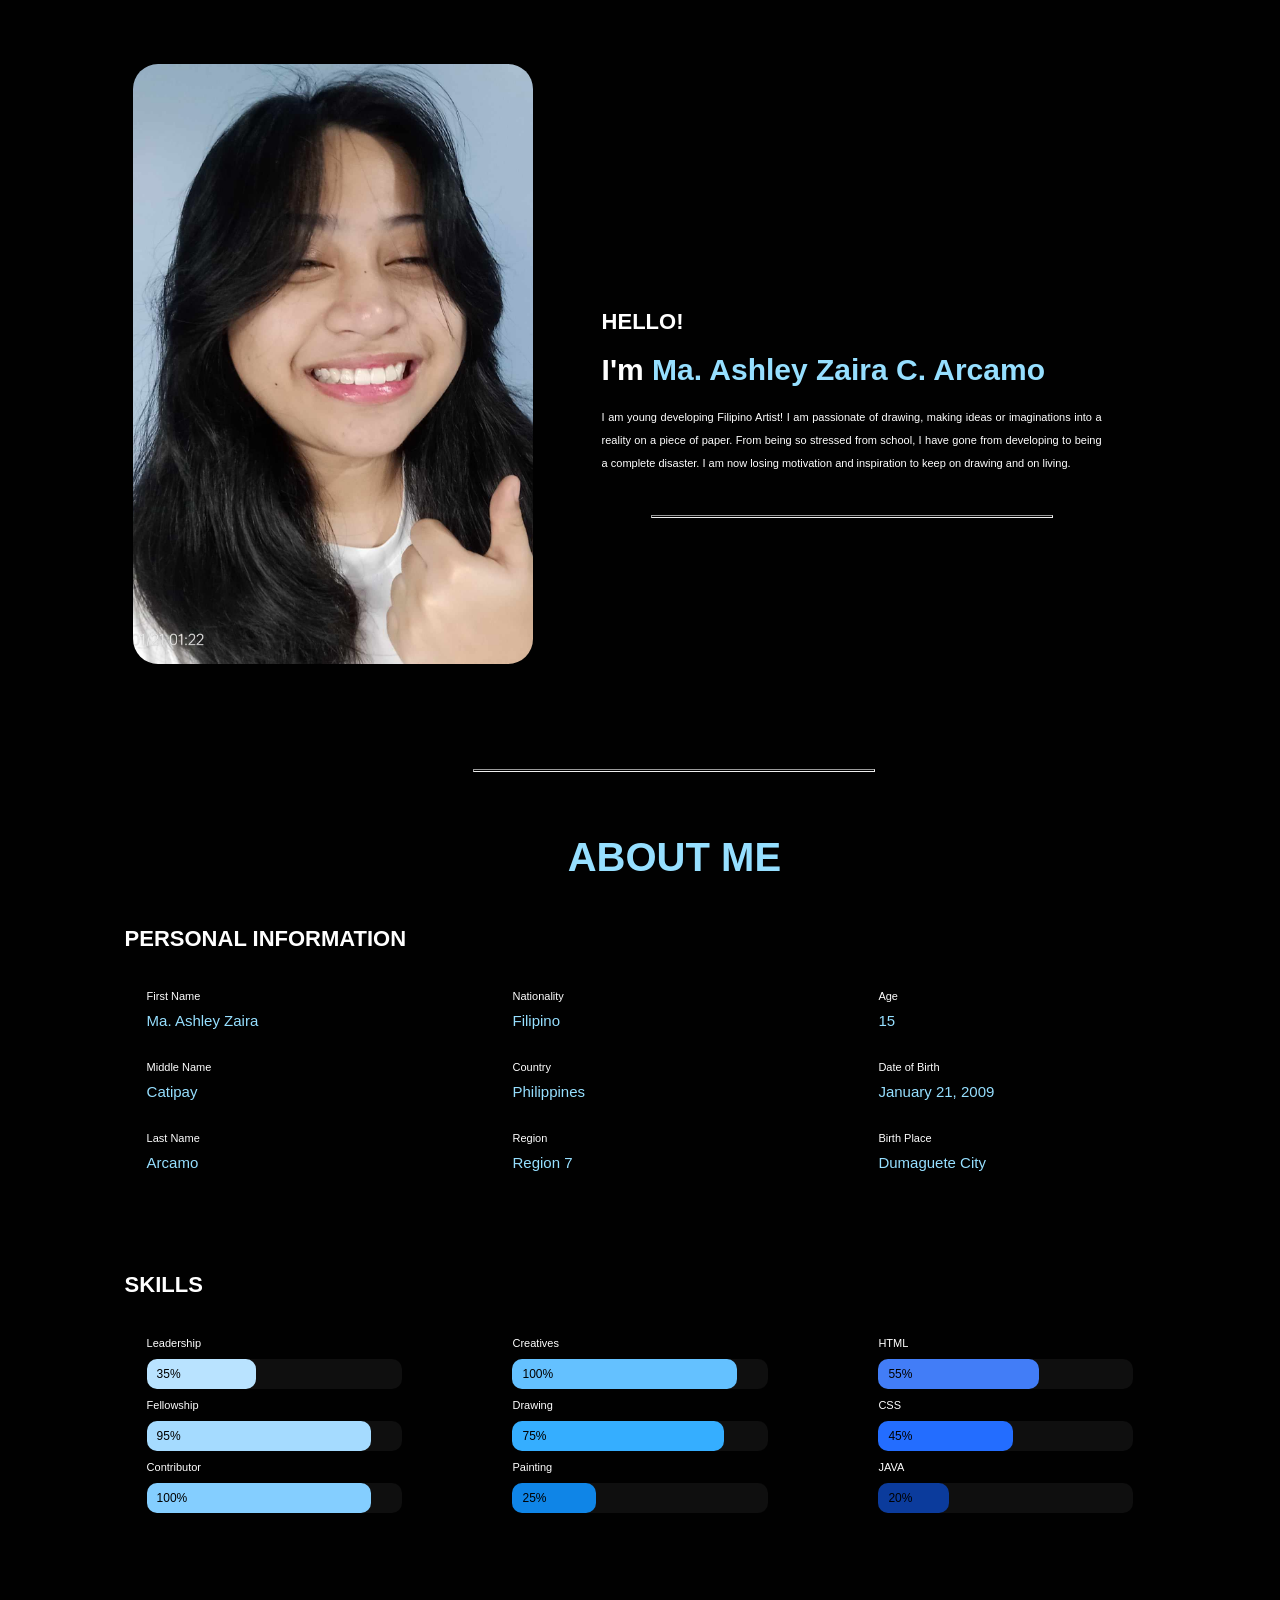
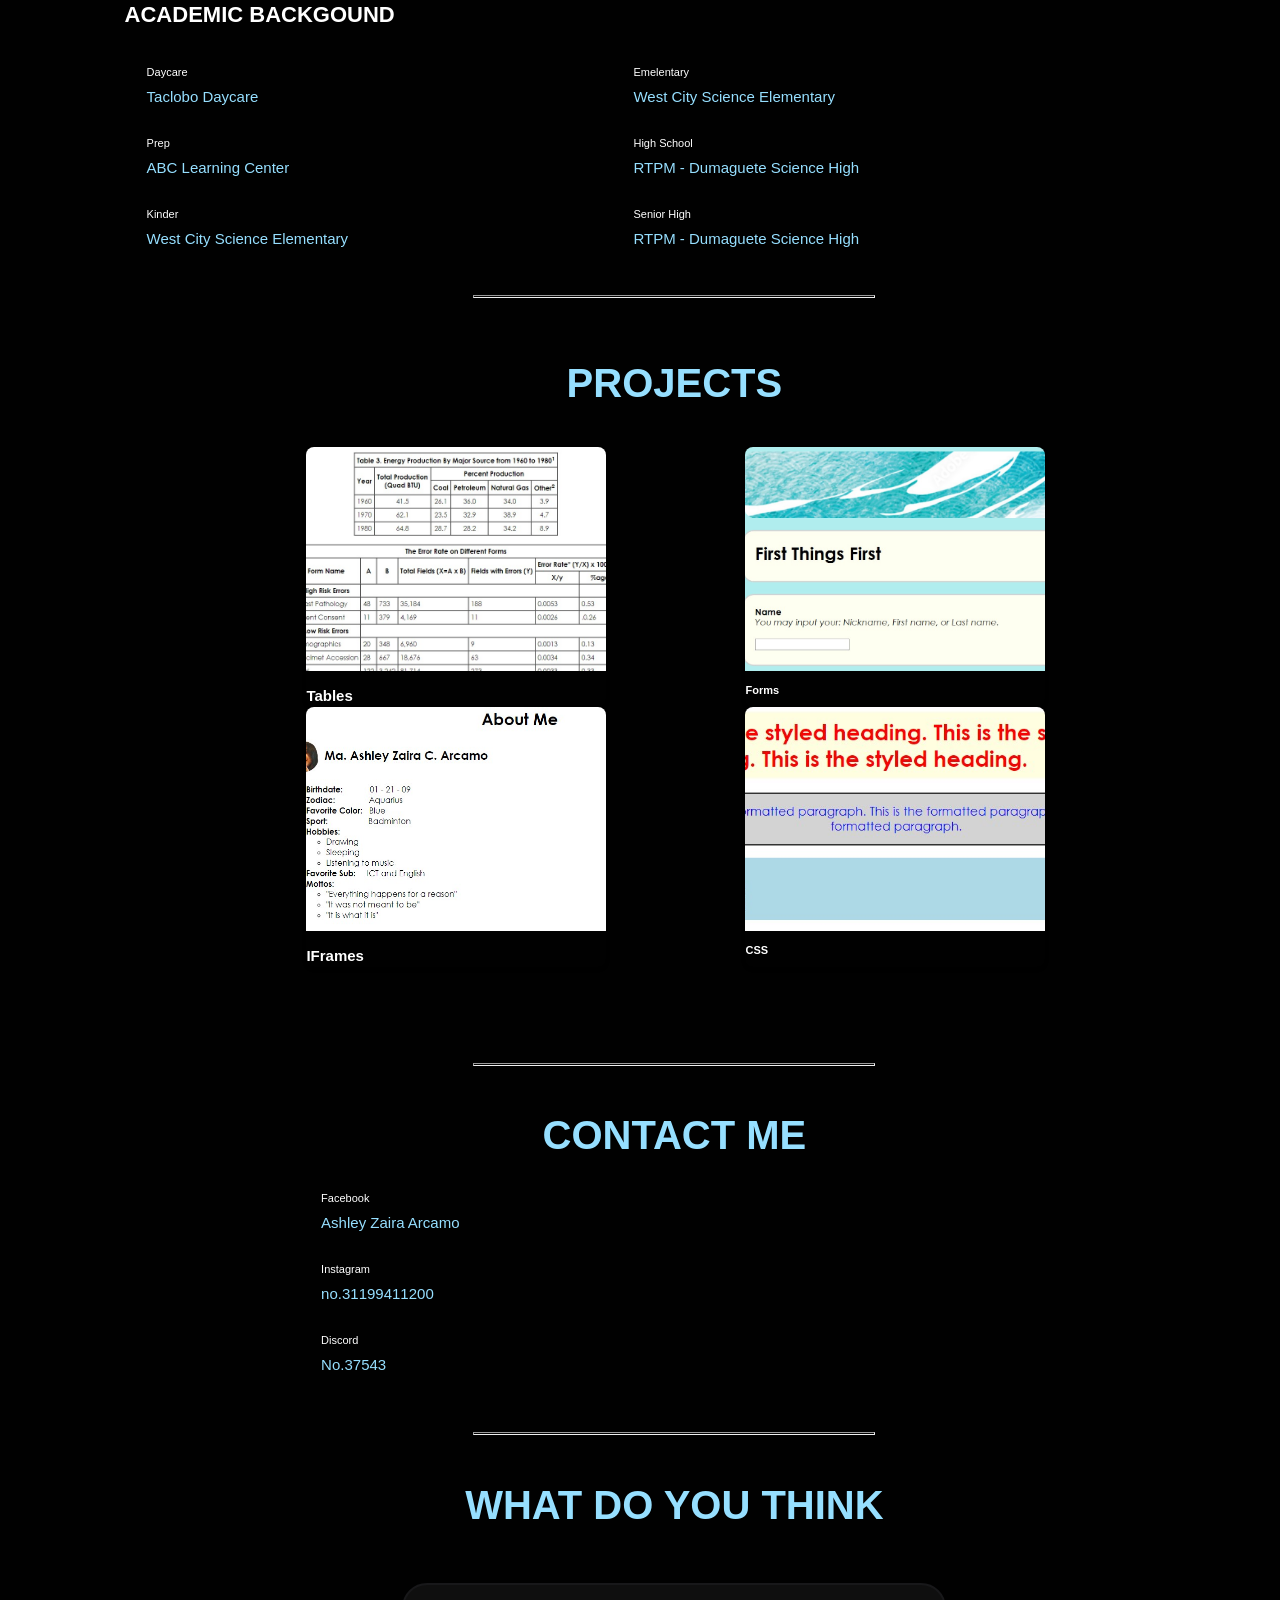
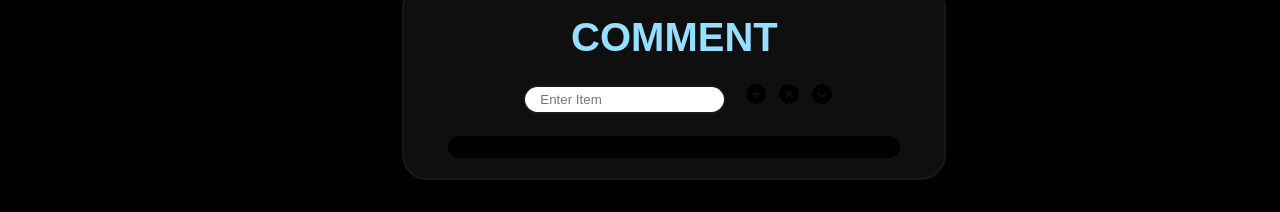
<file: index.html>
<!DOCTYPE html>
<head> 
    <title>Meet Thy Ash</title>
    <link rel="stylesheet" href="metthy.css">
</head>

<body>
    <div id="container">
        <div id="sub1" ><img id="pic" src="ash.jpg"> 
    </div>
        <div id="sub2">
            <h1>HELLO!</h1>
            <h2 style="font-size:30px;"> I'm 
                <b id="look">Ma. Ashley Zaira C. Arcamo</b>
            </h2>
            <p>I am young developing Filipino Artist! I am passionate of drawing, making ideas or imaginations into a reality on a piece of paper. From being so stressed from school, I have gone from developing to being a complete disaster. I am now losing motivation and inspiration to keep on drawing and on living.</p>
         <br>  
             <hr id="divider"> 
        </div>
    </div>
 <br><br><br><br>
            <hr id="divider">
    <div id="section">
      <h1 id="title">ABOUT ME</h1>
          <br><br><br>
      <h1>PERSONAL INFORMATION</h1>
        <div id="sub3">
            <p>First Name</p>
                <p id="me">Ma. Ashley Zaira</p>
            <br>
            <p>Middle Name</p>
                <p id="me">Catipay</p>
            <br>
            <p>Last Name</p>
                <p id="me">Arcamo</p>
            <br>
        </div>
        <div id="sub3">
            <p>Nationality</p>
                <p id="me">Filipino</p>
            <br>
            <p>Country</p>
                <p id="me">Philippines</p>
            <br>
            <p>Region</p>
                <p id="me">Region 7</p>
            <br>
        </div>
        <div id="sub3">
            <p>Age</p>
                <p id="me">15</p>
            <br>
            <p>Date of Birth</p>
                <p id="me">January 21, 2009</p>
            <br>
            <p>Birth Place</p>
                <p id="me">Dumaguete City</p>
            <br>
        </div>
    <br><br><br><br><br><br>
    <h1>SKILLS</h1>
        <div id="sub3">
            <p>Leadership</p>
                <div class="bari">
                    <div class="skills led">35%</div>
                </div>

            <p>Fellowship</p>
                <div class="bari">
                    <div class="skills fel">95%</div>
                </div>

            <p>Contributor</p>
                <div class="bari">
                    <div class="skills con">100%</div>
                </div>
        </div>
        <div id="sub3">
            <p>Creatives</p>
                <div class="bari">
                    <div class="skills cre">100%</div>
                </div>
            <p>Drawing</p>
                <div class="bari">
                    <div class="skills dra">75%</div>
                </div>
            <p>Painting</p>
                <div class="bari">
                    <div class="skills pai">25%</div>
                </div>
        </div>
        <div id="sub3">
            <p>HTML</p>
                <div class="bari">
                    <div class="skills ht">55%</div>
                </div>
            <p>CSS</p>
                <div class="bari">
                    <div class="skills cs">45%</div>
                </div>
            <p>JAVA</p>
                <div class="bari">
                    <div class="skills ja">20%</div>
                </div>
        </div>
    <br><br>
    <br><br>
    <br><br>
    <br>
    <h1>ACADEMIC BACKGOUND</h1>
        <div id="sub4">
            <p>Daycare</p>
                <p id="me">Taclobo Daycare</p>
            <br>
            <p>Prep</p>
                <p id="me">ABC Learning Center</p>
            <br>
            <p>Kinder</p>
                <p id="me">West City Science Elementary</p>
            <br>
        </div>
        <div id="sub4">
            <p>Emelentary</p>
                <p id="me">West City Science Elementary</p>
            <br>
            <p>High School</p>
                <p id="me">RTPM - Dumaguete Science High</p>
            <br>
            <p>Senior High</p>
                <p id="me">RTPM - Dumaguete Science High</p>
            <br>
        </div>
    </div>
    <br><br><br><br><br><br><br><br><br><br><br><br><br><br><br><br><br><br>
    <hr id="divider">
    <div id="section1">
        <h1 id="title">PROJECTS</h1>
        <div id="sub6">
        <span style="font-size:15px;">
            <div class="card">
            <a taget="_blank" href="ARCAMO_TablesPRACTICE_2-14-23.html"><img src="table.jpg"/></a>
              <h4>Tables</h4>
              <div class="focus-content">
                <p>An indvididual practice on HTML tables. Concerns rows, columns, headers, table cells, table content, and more.<br/>
                </p>
              </div>
            </div>
            <div class="card">
            <a taget="_blank" href="Iframes-ActivityARCAMO.html"><img src="frame.jpg"/></a>
              <h4>IFrames</h4>
              <div class="focus-content">
                <p>An assigned group activity after ICT online classes where ths html file is collected by our leader and compiled using HTML IFrames.<br/>
                </p>
              </div>
            </div>
        </div>
         <div id="sub5">
            <div class="card">
            <a taget="_blank" href="ARCAMO_FormsActivityALL.html"><img src="form.jpg"/></a>
              <h4>Forms</h4>
              <div class="focus-content">
                <p>An indvididual practice on HTML forms assigned after ICT online classes.<br/>
                </p>
              </div>
            </div>
            <div class="card">
            <a href="ARCAMO_CSSActivity.html"><img src="css.jpg"/></a>
              <h4>CSS</h4>
              <div class="focus-content">
                <p>An indvididual practice on CSS Styles assigned after ICT online classes. Styling fonts, lists, and boxes.<br/>
                </p>
              </div>
            </div>
            </span>
            </div>
    <br>  <br>  <br>  <br>  <br>  <br>  <br>  <br>  <br>  <br>
    <hr id="divider">
    <div id="section">
        <h1 id="title">CONTACT ME</h1>
        <div id="sub4">
            <p>Facebook</p>
                <p id="me"><a target="_blank" href="https://www.facebook.com/No.037534">Ashley Zaira Arcamo</a></p>
            <br>
            <p>Instagram</p>
                <p id="me"><a target="_blank" href="https://www.instagram.com/no.31199411200/">no.31199411200</a></p>
            <br>
            <p>Discord</p>
                <p id="me"><a target="_blank" href="https://discord.gg/Xf6pyPhTYH">No.37543</a></p>
            <br>
        </div>
    </div>
    <hr id="divider">
    <div id="section">
        <h1 id="title">WHAT DO YOU THINK</h1>
        <div id="container1">
            <h1 id="title">COMMENT</h1>
            <input type="text" id="itemInput" placeholder="Enter Item">

            <button id="comAdd"><img src="AddButn.png" width="20px" height="20px"></button>
            <button id="comRemove"><img src="RemovButn.png" width="20px" height="20px"></button>
            <button id="LoadCom" onclick="toggleList()"><img src="DisplayButn.png" width="20px" height="20px"></button>
            <div id="listContainer"><ol id="comments"></ol></div>
           
            <script src="script.js"></script>
        </div>
    </div>
</body>
</file>
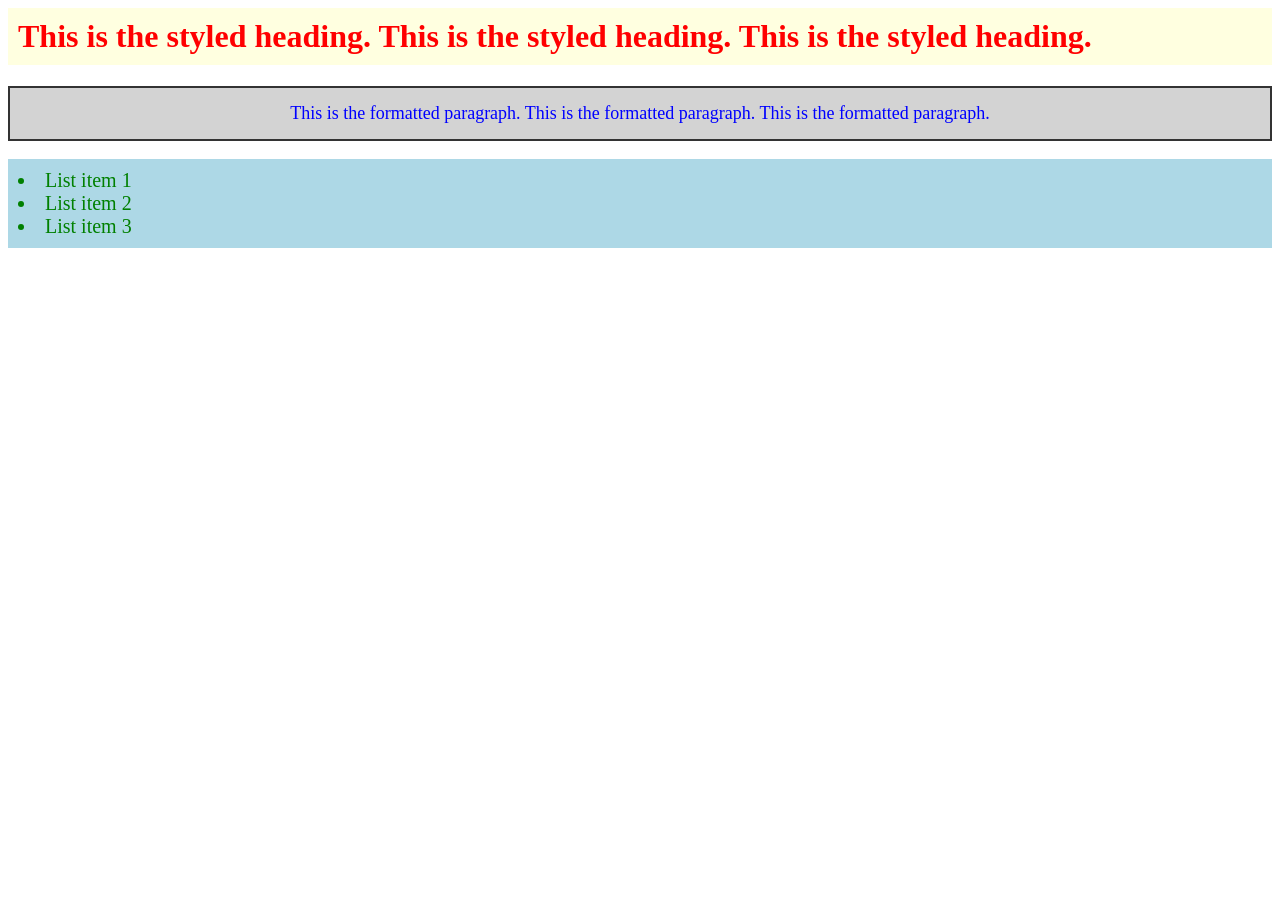
<file: ARCAMO_CSSActivity.html>
<html>
<head>
<title>
CSS Activity
</title>
</head>
    <style>
        h1.a {
            color: red;
            background-color: lightyellow;
            font-size: 32px;
            padding: 10px;
        }
        
        p.a {
            color: blue;
            border: 2px solid #333;
            background-color: lightgray;
            padding: 15px;
            font-size: 18px;
            text-align: center;
        }
        
        ul.a {
            list-style-type: disc;        
            list-style-position: inside;
            color: green;
            background-color: lightblue;
            margin-top: 5px;
            margin-bottom: 5px;
            padding: 10px;
            font-size: 20px;
        }
    </style>
<body style="font-family: century gothic;">
<h1 class="a">This is the styled heading. This is the styled heading. This is the styled heading.</h1>
    
<p class="a">This is the formatted paragraph. This is the formatted paragraph. This is the formatted paragraph.</p>
    
<ul class="a">
        <li>List item 1</li>
        <li>List item 2</li>
        <li>List item 3</li>
</ul>
</body>
</html>
</file>
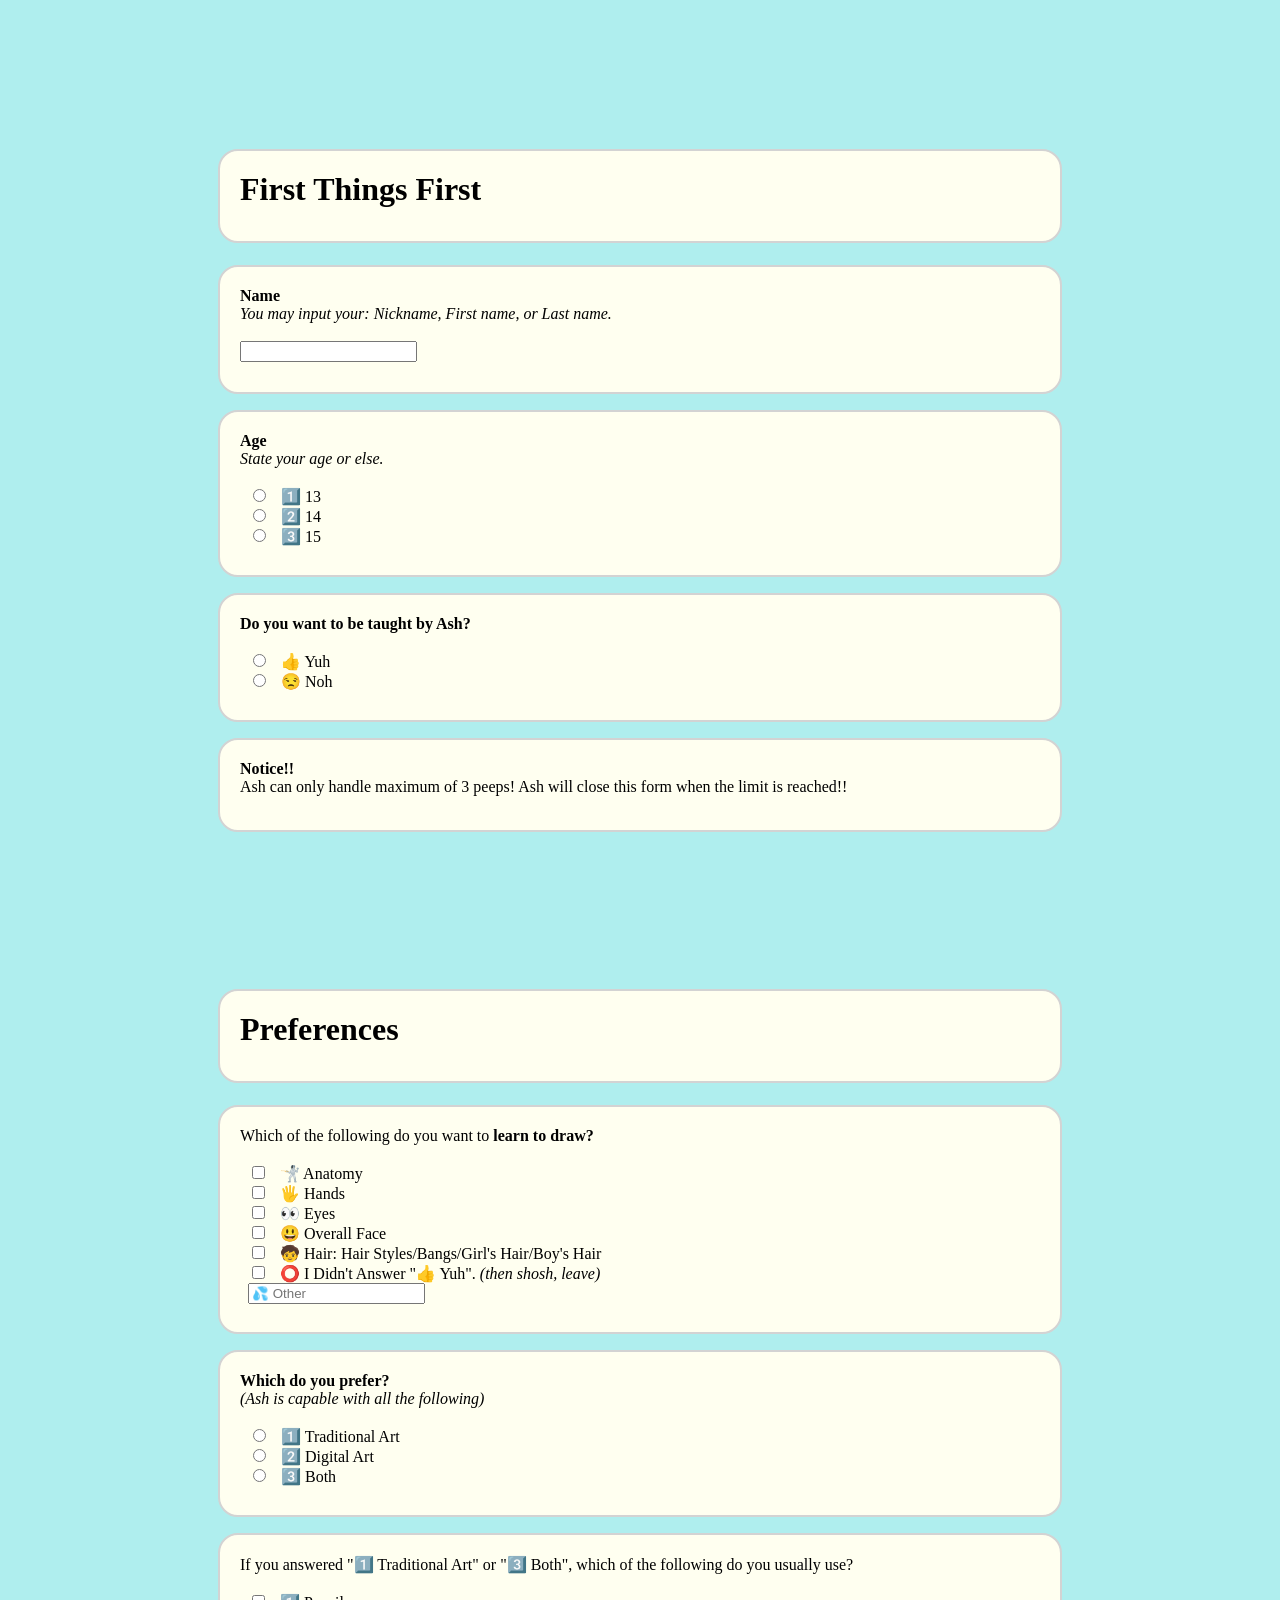
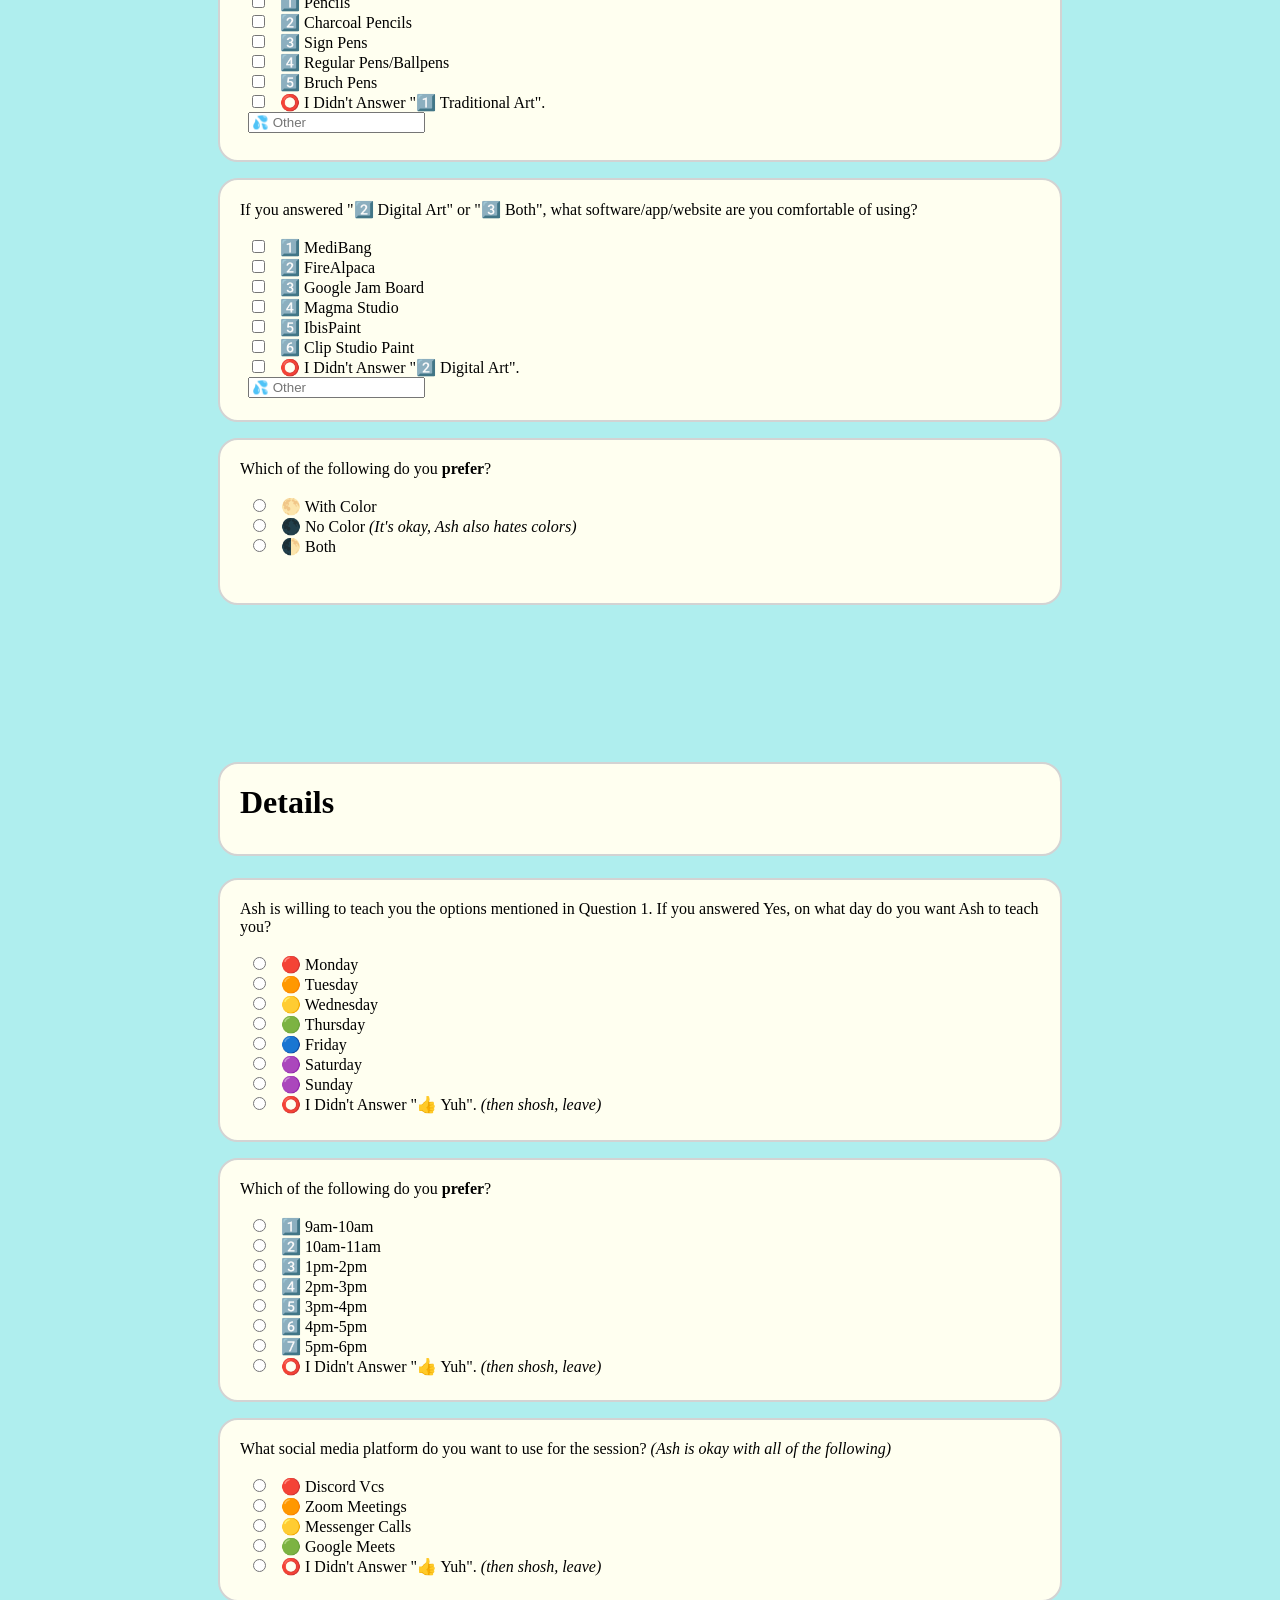
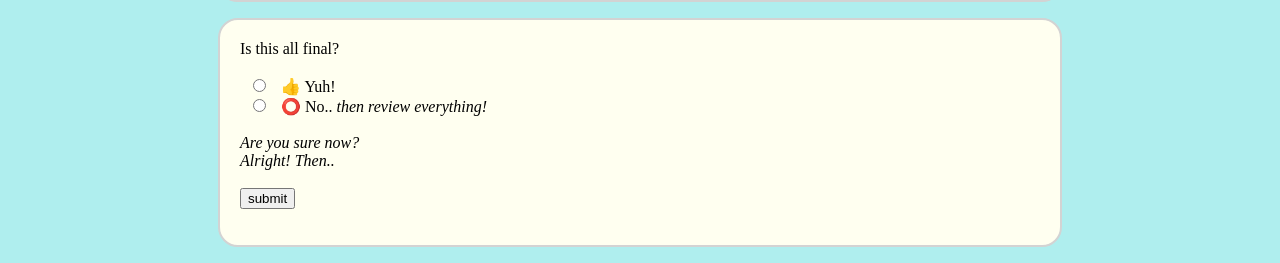
<file: ARCAMO_FormsActivityALL.html>
<html>
<head>
<title>
</title>
</head>
<style> 
#rcorners2 {
  border-radius: 20px;
  background: #FFFFF0;
  border: 2px solid #D3D3D3;
  padding: 20px; 
  width: 800px;
  height: 123px;  
}
#rcorners3 {
  border-radius: 20px;
  background: url(https://as1.ftcdn.net/v2/jpg/05/23/31/30/1000_F_523313028_0xOK6iv1OSHHzTE98PINMPXEjY2x0id3.jpg);
  background-position: left top;
  background-repeat: repeat;
  padding: 20px; 
  width: 800px;
  height: 80px;  
}
#rcorners4 {
  border-radius: 20px;
  background: #FFFFF0;
  border: 2px solid #D3D3D3;
  padding: 20px; 
  width: 800px;
  height: 80px;  
}
#rcorners1 {
  border-radius: 20px;
  background: #FFFFF0;
  border: 2px solid #D3D3D3;
  padding: 20px; 
  width: 800px;
  height: 85px;  
}
#rcorners5 {
  border-radius: 20px;
  background: #FFFFF0;
  border: 2px solid #D3D3D3;
  padding: 20px; 
  width: 800px;
  height: 50px;  
}
#rcorners6 {
  border-radius: 20px;
  background: #FFFFF0;
  border: 2px solid #D3D3D3;
  padding: 20px; 
  width: 800px;
  height: 185px;  
}
#rcorners7 {
  border-radius: 20px;
  background: #FFFFF0;
  border: 2px solid #D3D3D3;
  padding: 20px; 
  width: 800px;
  height: 200px;  
}
#rcorners8 {
  border-radius: 20px;
  background: #FFFFF0;
  border: 2px solid #D3D3D3;
  padding: 20px; 
  width: 800px;
  height: 140px;  
}
#rcorners9 {
  border-radius: 20px;
  background: #FFFFF0;
  border: 2px solid #D3D3D3;
  padding: 20px; 
  width: 800px;
  height: 220px;  
}
</style>
<body style="background-color:#AFEEEE;font-family:century gothic; align:center;"><center>

<p id="rcorners3"></p>


<h1 style="text-align:left;" id="rcorners5"><strong> First Things First</strong>
</h1>


<form method="POST">
<p style="text-align:left;" id="rcorners1">
<label for="fname"><strong>Name</strong><br>
<i>You may input your: Nickname, First name, or Last name.</i></label><br><br>
<input type="text" id="fname" name="name">
</p>

<p style="text-align:left;" id="rcorners2">
<label for="age"><strong>Age</strong><br><i>State your age or else.</i></label><br>
<br>
  <input type="radio" id="13" name="age" value="13">
  <label for="13">1️⃣ 13</label><br>
  <input type="radio" id="14" name="age" value="14">
  <label for="14">2️⃣ 14</label><br>
  <input type="radio" id="15" name="age" value="15">
  <label for="15">3️⃣ 15</label>
</p> 

<p style="text-align:left;" id="rcorners1">
<label for="want"><strong>Do you want to be taught by Ash?</strong><br></label><br>
  <input type="radio" id="yes" name="want" value="yes">
  <label for="yes">&#128077; Yuh</label><br>
  <input type="radio" id="no" name="want" value="yes">
  <label for="no">&#128530; Noh</label><br>
</p> 

<p style="text-align:left;" id="rcorners5"><strong> Notice!!</strong>
<br>
Ash can only handle maximum of 3 peeps!
Ash will close this form when the limit is reached!!<br></p>

<p id="rcorners3"></p>

<h1 style="text-align:left;" id="rcorners5"><strong> Preferences</strong>
</h1>

<p style="text-align:left;" id="rcorners6">
<label for="which">Which of the following do you want to <strong>learn to draw?</strong></label><br>
<br>
  <input type="checkbox" id="ana" name="which" value="Anatomy">
  <label for="ana">&#129338 Anatomy</label><br>
 
  <input type="checkbox" id="hand" name="which" value="Hands">
  <label for="hand">&#128400 Hands</label><br>

  <input type="checkbox" id="eye" name="which" value="Eyes">
  <label for="eye">&#128064 Eyes</label><br>

  <input type="checkbox" id="face" name="which" value="Face">
  <label for="face">&#128515 Overall Face</label><br>

  <input type="checkbox" id="hair" name="which" value="Hair">
  <label for="hair">&#129490 Hair: Hair Styles/Bangs/Girl's Hair/Boy's Hair</label><br>

  <input type="checkbox" id="no" name="which" value="Nop">
  <label for="no">&#11093 I Didn't Answer "&#128077; Yuh". <i>(then shosh, leave)</i></label><br>

  <input type="text" id="which" name="which" placeholder="&#128166 Other">
</p>

<p style="text-align:left;" id="rcorners2">
<label for="style"><strong>Which do you prefer?</strong><br><i>(Ash is capable with all the following)</i></label><br><br>
  <input type="radio" id="trad" name="style" value="trad">
  <label for="trad">1️⃣  Traditional Art</label><br>
  <input type="radio" id="dig" name="style" value="dig">
  <label for="dig">2️⃣  Digital Art</label><br>
  <input type="radio" id="both" name="style" value="both">
  <label for="both">3️⃣ Both</label>
</p> 

<p style="text-align:left;" id="rcorners6">
<label for="mats">If you answered "1️⃣ Traditional Art" or "3️⃣ Both", which of the following do you usually use?</label><br>
<br>
  <input type="checkbox" id="pen2" name="mats" value="Pencil">
  <label for="pen2">1️⃣ Pencils</label><br>

  <input type="checkbox" id="pen3" name="mats" value="Charcoal">
  <label for="pen3">2️⃣ Charcoal Pencils</label><br>

  <input type="checkbox" id="pen4" name="mats" value="SignPens">
  <label for="pen4">3️⃣ Sign Pens</label><br>

  <input type="checkbox" id="pen5" name="mats" value="Pens">
  <label for="pen5">4️⃣ Regular Pens/Ballpens</label><br>

  <input type="checkbox" id="pen6" name="mats" value="BrushPen">
  <label for="pen6">5️⃣ Bruch Pens</label><br>

  <input type="checkbox" id="no" name="mats" value="Nop">
  <label for="no">&#11093 I Didn't Answer "1️⃣ Traditional Art".</label><br>
  <input type="text" id="which" name="mats" placeholder="&#128166 Other">
</p>

<p style="text-align:left;" id="rcorners7">
<label for="apps">If you answered "2️⃣ Digital Art" or "3️⃣ Both", what software/app/website are you comfortable of using?</label><br>
<br>
  <input type="checkbox" id="app" name="apps" value="MB">
  <label for="app">1️⃣ MediBang</label><br>

  <input type="checkbox" id="app1" name="apps" value="FA">
  <label for="app1">2️⃣ FireAlpaca</label><br>

  <input type="checkbox" id="app2" name="apps" value="Jam B">
  <label for="app2">3️⃣ Google Jam Board</label><br>

  <input type="checkbox" id="app3" name="apps" value="MagS">
  <label for="app3">4️⃣ Magma Studio</label><br>

  <input type="checkbox" id="app4" name="apps" value="IP">
  <label for="app4">5️⃣ IbisPaint</label><br>

  <input type="checkbox" id="app5" name="apps" value="ClipS">
  <label for="app5">6️⃣ Clip Studio Paint</label><br>

  <input type="checkbox" id="no" name="apps" value="Nop">
  <label for="not dig">&#11093 I Didn't Answer "2️⃣ Digital Art".</label><br>

  <input type="text" id="which" name="other" placeholder="&#128166 Other">
</p>

<p style="text-align:left;" id="rcorners2">
<label for="coloring">Which of the following do you <b>prefer</b>?</label><br>
<br>
  <input type="radio" id="color" name="coloring" value="WITH Color">
  <label for="color">&#127765 With Color</label><br>

  <input type="radio" id="Ncolor" name="coloring" value="NO Color">
  <label for="Ncolor">&#127761 No Color <i>(It's okay, Ash also hates colors)</label></i><br>

  <input type="radio" id="both" name="coloring" value="both">
  <label for="both">&#127763 Both</label>
</p> 

<p id="rcorners3"></p>

<h1 style="text-align:left;" id="rcorners5"><strong> Details</strong>
</h1>

<p style="text-align:left;" id="rcorners9"><label for="day">Ash is willing to teach you the options mentioned in Question 1.  If you answered Yes, on what day do you want Ash to teach you?</label>
<br><br>
  <input type="radio" id="mon" name="day" value="Monday">
  <label for="mon">🔴 Monday</label><br>

  <input type="radio" id="tue" name="day" value="Tuesday">
  <label for="tue">🟠 Tuesday</label><br>

  <input type="radio" id="wed" name="day" value="Wednesday">
  <label for="wed">🟡 Wednesday</label><br>

  <input type="radio" id="thur" name="day" value="Thursday">
  <label for="thur">🟢 Thursday</label><br>

  <input type="radio" id="fri" name="day" value="Friday">
  <label for="fri">🔵 Friday</label><br>

  <input type="radio" id="sat" name="day" value="Saturday">
  <label for="sat">🟣 Saturday</label><br>

  <input type="radio" id="sun" name="day" value="Sunday">
  <label for="sun">🟣 Sunday</label><br>

  <input type="radio" id="no" name="day" value="Nop">
  <label for="no"> &#11093 I Didn't Answer "&#128077; Yuh". <i>(then shosh, leave)</i></label><br></p> 

<p style="text-align:left;" id="rcorners7"><label for="time">Which of the following do you <b>prefer</b>?</label><br>
<br>
  <input type="radio" id="9a" name="time" value="9a-10a">
  <label for="9a">1️⃣ 9am-10am</label><br>

  <input type="radio" id="10a" name="time" value="10a-11a">
  <label for="101">2️⃣ 10am-11am</label></i><br>

  <input type="radio" id="1p" name="time" value="1p-2p">
  <label for="1p">3️⃣ 1pm-2pm</label><br>

  <input type="radio" id="2p" name="time" value="2p-3p">
  <label for="2p">4️⃣ 2pm-3pm</label><br>

  <input type="radio" id="3p" name="time" value="3p-4p">
  <label for="3p">5️⃣ 3pm-4pm</label><br>

  <input type="radio" id="4p" name="time" value="4p-5p">
  <label for="4p">6️⃣ 4pm-5pm</label><br>

  <input type="radio" id="5p" name="time" value="5p-6p">
  <label for=5p">7️⃣ 5pm-6pm</label><br>

  <input type="radio" id="no" name="time" value="Nop">
  <label for="no"> &#11093 I Didn't Answer "&#128077; Yuh". <i>(then shosh, leave)</i></label><br>
</p> 


<p style="text-align:left;" id="rcorners8">
<label for="how">What social media platform do you want to use for the session? <i>(Ash is okay with all of the following)</i></label><br>
<br>
  <input type="radio" id="dsc" name="how" value="Discord">
  <label for="color">🔴 Discord Vcs</label><br>

  <input type="radio" id="zm" name="how" value="Zoom">
  <label for="zm">🟠 Zoom Meetings</label><br>

  <input type="radio" id="msng" name="how" value="Messenger">
  <label for="msng">🟡 Messenger Calls</label><br>

  <input type="radio" id="ggm" name="how" value="GoogleMeet">
  <label for="ggm">🟢 Google Meets</label><br>

  <input type="radio" id="no" name="how" value="Nop">
  <label for="no"> &#11093 I Didn't Answer "&#128077; Yuh". <i>(then shosh, leave)</i></label>
</p>

<p style="text-align:left;" id="rcorners6">
<label for="how">Is this all final?</label><br>
<br>
  <input type="radio" id="y" name="final" value="Yes">
  <label for="y">&#128077; Yuh!</label><br>

  <input type="radio" id="n" name="final" value="No">
  <label for="n">&#11093; No.. <i>then review everything!</label>
<br><br>
Are you sure now?<br>
Alright! Then..<br><br>
  <input type="submit" value="submit">
</p>
</form>
</body>
</html>
</file>
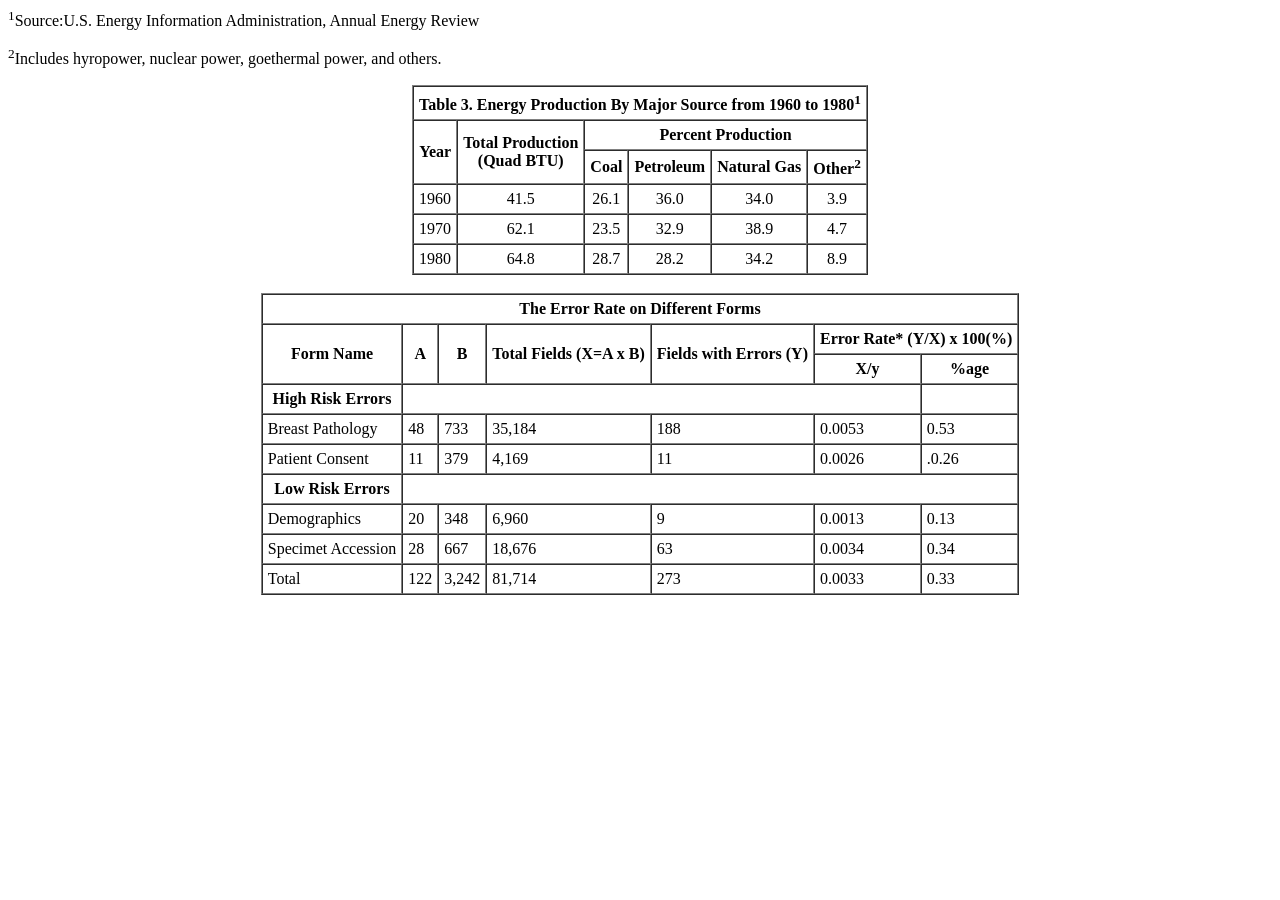
<file: ARCAMO_TablesPRACTICE_2-14-23.html>
<html>
<head>
<title>
Table Practice
</title>
</head>
<body style="font-family:Century Gothic";>
<p><sup>1</sup>Source:U.S. Energy Information Administration, Annual Energy Review</p>
<p><sup>2</sup>Includes hyropower, nuclear power, goethermal power, and others.</p>
<table border=1 cellpadding=5 cellspacing=0 align=center>
<tr>
<th colspan=6> Table 3. Energy Production By Major Source from 1960 to 1980<sup>1</sup></th>
</tr>
<tr>
<th rowspan=2>
Year
</th>
<th rowspan=2>
Total Production
<br>
(Quad BTU)
</th>
<th colspan=4>Percent Production</th>
<tr>
<th>Coal</th>
<th>Petroleum</th>
<th>Natural Gas</th>
<th>Other<sup>2<sup></th>
</tr>
</tr>
<tr style="text-align:center";>
<td>1960</td>
<td>41.5</td>
<td>26.1</td>
<td>36.0</td>
<td>34.0</td>
<td>3.9</td>
</tr>

<tr style="text-align:center";>
<td>1970</td>
<td>62.1</td>
<td>23.5</td>
<td>32.9</td>
<td>38.9</td>
<td>4.7</td>
</tr>

<tr style="text-align:center";>
<td>1980</td>
<td>64.8</td>
<td>28.7</td>
<td>28.2</td>
<td>34.2</td>
<td>8.9</td>
</tr>
</table>



<br>
<table border=1 cellpadding=5 cellspacing=0 align=center>
<tr>
<th colspan=7>The Error Rate on Different Forms</th>
<tr>
<th rowspan=2>Form Name</th>
<th rowspan=2>A</th>
<th rowspan=2>B</th>
<th rowspan=2>Total Fields (X=A x B)</th>
<th rowspan=2>Fields with Errors (Y)</th>
<th colspan=2>Error Rate* (Y/X) x 100(%)</th>
<tr>
<th>X/y</th>
<th>%age</th>
</tr>
</tr>
<tr>
<th>High Risk Errors</th>
<td colspan=5><td>
</tr>
<td>Breast Pathology</td>
<td>48</td>
<td>733</td>
<td>35,184</td>
<td>188</td>
<td>0.0053</td>
<td>0.53</td>
</tr>

<tr>
<td>Patient Consent</td>
<td>11</td>
<td>379</td>
<td>4,169</td>
<td>11</td>
<td>0.0026</td>
<td>.0.26</td>
</tr>

<tr>
<th>Low Risk Errors</th>
<td colspan=6></td>
</tr>
<tr>
<td>Demographics</td>
<td>20</td>
<td>348</td>
<td>6,960</td>
<td>9</td>
<td>0.0013</td>
<td>0.13</td>
</tr>

<tr>
<td>Specimet Accession</td>
<td>28</td>
<td>667</td>
<td>18,676</td>
<td>63</td>
<td>0.0034</td>
<td>0.34</td>
</tr>

<tr>
<td>Total</td>
<td>122</td>
<td>3,242</td>
<td>81,714</td>
<td>273</td>
<td>0.0033</td>
<td>0.33</td>
</tr>

</body>
</html>
</file>
<file: metthy.css>
body {
background-color: #010101;
font-family: 'century gothic', sans-serif;
font-size: 11px; 
color: white;
margin-left: 6%;
align-items: center;
}

p{
    text-align: justify;
}

#pic {
    width: 400px;
    height: 600px;
    object-fit: cover;
    object-position: 30% 50%; 
    border-radius: 25px;
}

#container {
    display: inline-block;
    line-height: 23px;
   max-width: 700px;
    max-height: 750px;
    padding: 4%;
    left: 50%;
}



#sub1{
    margin 5%;
    padding: 2%;
    border-radius: 25px;
    left: 50%;

}


#sub2{
    max-width: 500px;
    width: 50%;
    margin 5%;
    max-height: 400px;
    position: absolute;
    top: 30%; 
    left: 45%;
    padding: 2%;
    border-radius: 25px;

}

#divider {
    width: 400px;
    height: 1px;
}

#section {
    max-width: 2000px;
    max-height: 800px;
    padding: 4%;
    line-height: 10px;
    text-align: justify;
}

#section1 {
  max-width: 800px;
  max-height: 800px;
  margin-left: auto;
  margin-right: auto;
  padding: 4%;
  line-height: 10px;
  text-align: justify;
}

#sub3 {
    margin 5%;
    width: 29%;
    max-height: 800px;
    padding: 2%;
    border-radius: 25px;    
    display: inline-block;
    //background-color: aliceblue;//
}


#sub4 {
    margin 5%;
    width: 40%;
    max-height: 100px;
    padding: 2%;
    border-radius: 25px;    
    display: inline-block;

}

#sub5 {
  margin: 2%;
  margin-left: 35%;
  width: 100px;
  max-height: 100px;
  padding: 2%;
  border-radius: 25px;    
  display: inline-block;

}
#sub6 {
  margin: 2%;
  margin-right: 3%;
  margine-left: 25%;
  width: 100px;
  max-height: 100px;
  padding: 2%;
  border-radius: 25px;    
  display: inline-block;

}



#title{
    font-size: 40px;
    text-align: center;
    color: #96dfff;
}

#look {
    color: #96dfff;
}

#me{
    font-size: 15px;
    color: #96dfff;
}

.bari {
    max-width: 80%;
    background-color: #0f0f0f;
    border-radius: 10px;
  }
 

.skills {
    text-align: right;
    max-width: 80%;
    font-size: 12px;
    padding: 10px;
    border-radius: 10px;
    padding-bottom: 10px;
    text-align: left;
    color: #010101;
  }

  a {
    text-decoration: none;
    color: #96dfff;
  }
  
  .led {width: 35%; background-color: #b9e3ff;}
  .fel {width: 95%; background-color: #a5dbff;}
  .con {width: 100%; background-color: #84ceff;}
  .cre {width: 100%; background-color: #64c1ff;}
  .dra {width: 75%; background-color: #35aeff;}
  .pai {width: 25%; background-color: #0f85e7;}
  .ht {width: 55%; background-color: #427df7;}
  .cs {width: 45%; background-color: #236dff;}
  .ja {width: 20%; background-color: #0b3b9c;}

  .card {
    width: 300px;
    height: 260px;
    padding: 0;
    box-shadow: 0 2px 4px 0 rgba(0,0,0,0.1);
    border-radius: 8px;
    box-sizing: border-box;
    overflow: hidden;
  }
  
  .card * {
    transition: 0.3s ease all;
  }
  
  .card img {
    margin: 0;
    width: 300px;
    height: 224px;
    object-fit: cover;
    display: block;
  }
  
  .card h3 {
    margin: 0;
    padding: 12px 12px 48px;
    line-height: 32px;
    font-weight: 500;
    font-size: 20px;
  }
  
  .card .focus-content {
    display: block;
    background-color:#0f0f0f;
    padding: 8px 12px;
  }
  
  .card p {
    margin: 0;
    line-height: 1.5;
  }
  
  .card:hover img, .card:focus-within img {
    margin-top: -80px;
  }
  
  .card:hover h3, .card:focus-within h3 {
    padding: 8px 12px 0;
  }

  #container1 {
    max-width: 500px;
    max-height: 1000px;
    margin-left: auto;
    margin-right: auto;
    margin-top: 10%;
    text-align: center;
    padding: 20px;
    background-color: #0f0f0f;
    border: 2px solid #18181a;
    border-radius: 25px;
}

#listContainer {
    max-width: 450px;
    font-size: 12px;
    max-height: 1000px;
    margin-left: auto;
    margin-right: auto;
    margin-top: 20px;
    text-align: left;
    padding: 5px 1px;
    background-color: #010101;
    border: 0px;
    border-radius: 20px;
}

button {
    margin: 10px;
    display: inline-block;
    width: 5px;
    height: 5px; 
    border: none;
    padding: 5px 5px 5px 5px;
    background-color: #0f0f0f;
    cursor: pointer;
    margin-top: 10px;

}

input {
    margin: 2px;
    align-items: center;
    border: 2px solid #18181a;
    border-radius: 20px;
    padding: 5px 15px;
    background-color: solid white;

}

#comment {
    max-width: 400px;
    max-height: 1000px;
    margin: 2%;
    margin-left: 1%;
    margin-right: 1%;
    margin-top: 1%;
    text-align: left;
    padding: 5px;
    background-color: #0f0f0f;
    border: 2px solid #18181a;
    border-radius: 25px;
}
</file>
